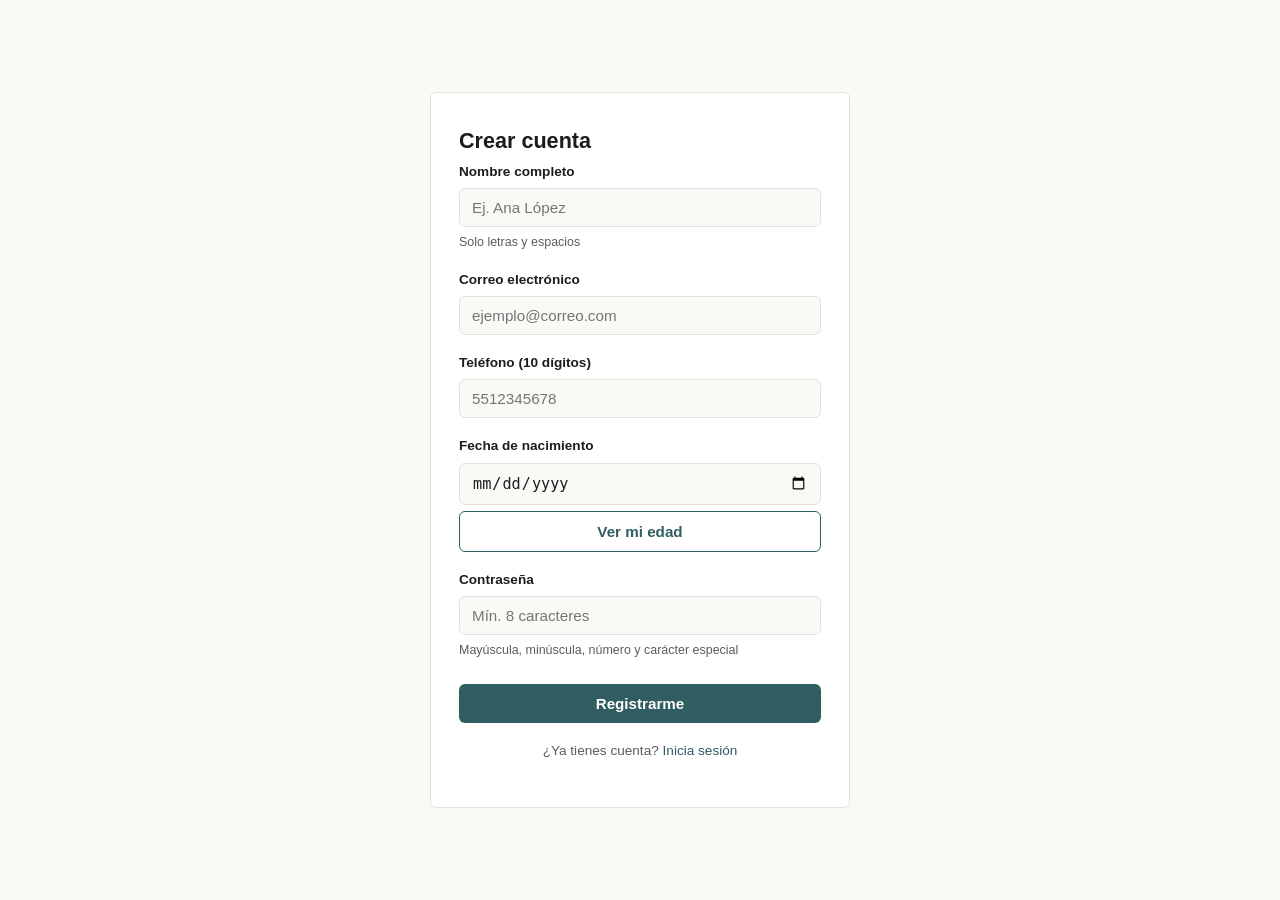
<file: index.html>
<!DOCTYPE html>
<html lang="es">
  <head>
    <meta charset="UTF-8" />
    <meta name="viewport" content="width=device-width, initial-scale=1.0" />
    <title>Formulario de registro</title>
    <link rel="stylesheet" href="css/styles.css" />
    <script src="js/utileria.js"></script>
  </head>
  <body>
    <div class="page">
      <div class="card">
        <h1>Crear cuenta</h1>

        <form id="formRegistro" novalidate>
          <div class="field">
            <label for="nombre">Nombre completo</label>
            <input type="text" id="nombre" placeholder="Ej. Ana López" />
            <div class="hint">Solo letras y espacios</div>
            <div class="msg" id="msgNombre"></div>
          </div>

          <div class="field">
            <label for="correo">Correo electrónico</label>
            <input type="text" id="correo" placeholder="ejemplo@correo.com" />
            <div class="msg" id="msgCorreo"></div>
          </div>

          <div class="field">
            <label for="telefono">Teléfono (10 dígitos)</label>
            <input type="text" id="telefono" placeholder="5512345678" />
            <div class="msg" id="msgTelefono"></div>
          </div>

          <div class="field">
            <label for="fechaNacimiento">Fecha de nacimiento</label>
            <input type="date" id="fechaNacimiento" />
            <button type="button" class="btn secondary" id="btnVerEdad">
              Ver mi edad
            </button>
            <div class="msg" id="msgFecha"></div>
          </div>

          <div class="field">
            <label for="password">Contraseña</label>
            <input type="password" id="password" placeholder="Mín. 8 caracteres" />
            <div class="hint">
              Mayúscula, minúscula, número y carácter especial
            </div>
            <div class="msg" id="msgPassword"></div>
          </div>

          <button type="submit" class="btn">Registrarme</button>

          <div class="form-summary" id="resumen"></div>
        </form>

        <p class="nav-links">¿Ya tienes cuenta? <a href="login.html">Inicia sesión</a></p>
      </div>
    </div>

    <div class="overlay" id="overlayEdad">
      <div class="modal">
        <h2>Tu edad calculada</h2>
        <div class="edad-numero" id="modalEdadNumero">--</div>
        <div class="edad-estado" id="modalEdadEstado">Selecciona una fecha</div>
        <button type="button" class="btn" id="btnCerrarModal">Cerrar</button>
      </div>
    </div>
    <script>
      const inputNombre = document.getElementById("nombre");
      const inputCorreo = document.getElementById("correo");
      const inputTelefono = document.getElementById("telefono");
      const inputFecha = document.getElementById("fechaNacimiento");
      const inputPassword = document.getElementById("password");

      function actualizarCampo(input, elementoMsg, esValido, textoError, textoOk) {
        elementoMsg.classList.remove("show", "error", "ok");
        input.classList.remove("is-valid", "is-invalid");

        if (input.value.trim() === "") {
          return; 
        }

        if (esValido) {
          input.classList.add("is-valid");
          if (textoOk) {
            elementoMsg.textContent = textoOk;
            elementoMsg.classList.add("show", "ok");
          }
        } else {
          input.classList.add("is-invalid");
          elementoMsg.textContent = textoError;
          elementoMsg.classList.add("show", "error");
        }
      }

      inputNombre.addEventListener("input", () => {
        const valido = soloLetras(inputNombre.value);
        actualizarCampo(
          inputNombre,
          document.getElementById("msgNombre"),
          valido,
          "Usa solo letras y espacios (sin números ni símbolos).",
          `Se guardará como: ${capitalizarPalabras(inputNombre.value)}`
        );
      });

      inputCorreo.addEventListener("input", () => {
        const valido = validarCorreo(inputCorreo.value);
        actualizarCampo(
          inputCorreo,
          document.getElementById("msgCorreo"),
          valido,
          "Escribe un correo con formato usuario@dominio.com",
          "Correo con formato válido."
        );
      });

      inputTelefono.addEventListener("input", () => {
        const valido = validarLongitud(inputTelefono.value, 10) &&
          inputTelefono.value.replace(/\D/g, "").length === 10;
        const formateado = formatearTelefono(inputTelefono.value);
        actualizarCampo(
          inputTelefono,
          document.getElementById("msgTelefono"),
          valido,
          "El teléfono debe tener exactamente 10 dígitos.",
          formateado ? `Se guardará como: ${formateado}` : ""
        );
      });

      inputPassword.addEventListener("input", () => {
        const valido = validarPassword(inputPassword.value);
        actualizarCampo(
          inputPassword,
          document.getElementById("msgPassword"),
          valido,
          "Falta mayúscula, minúscula, número o carácter especial (mín. 8).",
          "Contraseña segura."
        );
      });

      const overlayEdad = document.getElementById("overlayEdad");
      const modalEdadNumero = document.getElementById("modalEdadNumero");
      const modalEdadEstado = document.getElementById("modalEdadEstado");
      const msgFecha = document.getElementById("msgFecha");

      function calcularYMostrarEdad() {
        if (!inputFecha.value) {
          msgFecha.textContent = "Selecciona una fecha de nacimiento primero.";
          msgFecha.classList.add("show", "error");
          return;
        }
        msgFecha.classList.remove("show", "error");

        const edad = calcularEdad(inputFecha.value);
        const mayorDeEdad = esMayorDeEdad(inputFecha.value);

        modalEdadNumero.textContent = isNaN(edad) ? "--" : edad;
        modalEdadEstado.textContent = mayorDeEdad
          ? "Eres mayor de edad."
          : "Eres menor de edad.";

        overlayEdad.classList.add("show");
      }

      document.getElementById("btnVerEdad").addEventListener("click", calcularYMostrarEdad);
      document.getElementById("btnCerrarModal").addEventListener("click", () => {
        overlayEdad.classList.remove("show");
      });
      overlayEdad.addEventListener("click", (evento) => {
        if (evento.target === overlayEdad) overlayEdad.classList.remove("show");
      });

      document.getElementById("formRegistro").addEventListener("submit", (evento) => {
        evento.preventDefault();

        const nombreValido = soloLetras(inputNombre.value);
        const correoValido = validarCorreo(inputCorreo.value);
        const telefonoValido =
          validarLongitud(inputTelefono.value, 10) &&
          inputTelefono.value.replace(/\D/g, "").length === 10;
        const fechaValida = !isNaN(calcularEdad(inputFecha.value));
        const passwordValida = validarPassword(inputPassword.value);

        inputNombre.dispatchEvent(new Event("input"));
        inputCorreo.dispatchEvent(new Event("input"));
        inputTelefono.dispatchEvent(new Event("input"));
        inputPassword.dispatchEvent(new Event("input"));

        const resumen = document.getElementById("resumen");
        resumen.classList.remove("show", "ok", "error");

        if (nombreValido && correoValido && telefonoValido && fechaValida && passwordValida) {
          const edad = calcularEdad(inputFecha.value);
          resumen.textContent = `Todo listo, ${capitalizarPalabras(inputNombre.value)}. Edad registrada: ${edad} años.`;
          resumen.classList.add("show", "ok");
        } else {
          if (!fechaValida) {
            msgFecha.textContent = "Selecciona una fecha de nacimiento válida.";
            msgFecha.classList.add("show", "error");
          }
          resumen.textContent = "Revisa los campos marcados en rojo antes de continuar.";
          resumen.classList.add("show", "error");
        }
      });
    </script>
  </body>
</html>
</file>
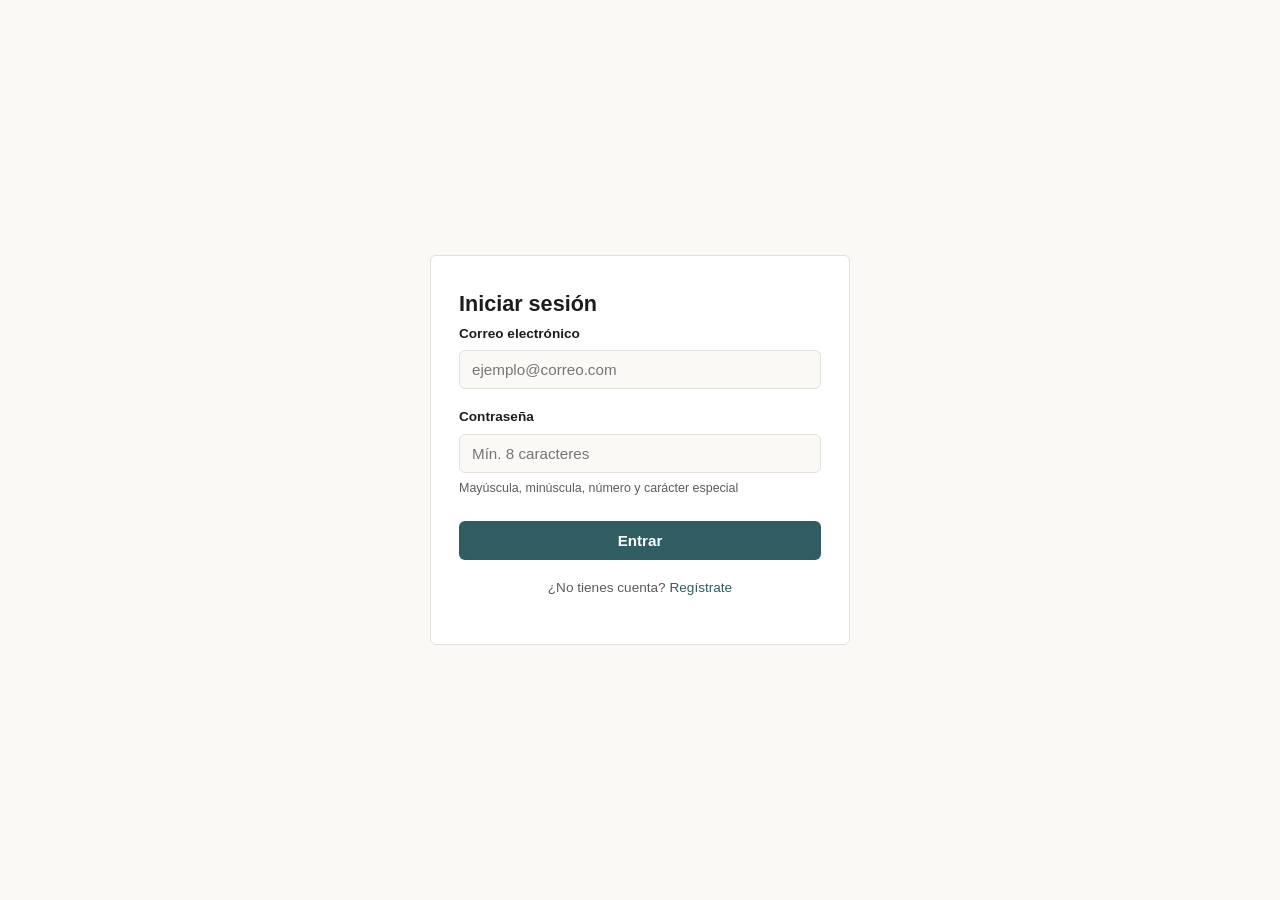
<file: login.html>
<!DOCTYPE html>
<html lang="es">
  <head>
    <meta charset="UTF-8" />
    <meta name="viewport" content="width=device-width, initial-scale=1.0" />
    <title>Iniciar sesión</title>
    <link rel="stylesheet" href="css/styles.css" />
    <script src="js/utileria.js"></script>
  </head>
  <body>
    <div class="page">
      <div class="card">
        <h1>Iniciar sesión</h1>

        <form id="formLogin" novalidate>
          <div class="field">
            <label for="correo">Correo electrónico</label>
            <input type="text" id="correo" placeholder="ejemplo@correo.com" />
            <div class="msg" id="msgCorreo"></div>
          </div>

          <div class="field">
            <label for="password">Contraseña</label>
            <input type="password" id="password" placeholder="Mín. 8 caracteres" />
            <div class="hint">
              Mayúscula, minúscula, número y carácter especial
            </div>
            <div class="msg" id="msgPassword"></div>
          </div>

          <button type="submit" class="btn">Entrar</button>

          <div class="form-summary" id="resumen"></div>
        </form>

        <p class="nav-links">¿No tienes cuenta? <a href="index.html">Regístrate</a></p>
      </div>
    </div>
    <script>
      const inputCorreo = document.getElementById("correo");
      const inputPassword = document.getElementById("password");
      const msgCorreo = document.getElementById("msgCorreo");
      const msgPassword = document.getElementById("msgPassword");
      const resumen = document.getElementById("resumen");
      const formLogin = document.getElementById("formLogin");

      function actualizarCampo(input, elementoMsg, esValido, textoError, textoOk) {
        elementoMsg.classList.remove("show", "error", "ok");
        input.classList.remove("is-valid", "is-invalid");

        if (input.value.trim() === "") return;

        if (esValido) {
          input.classList.add("is-valid");
          elementoMsg.textContent = textoOk;
          elementoMsg.classList.add("show", "ok");
        } else {
          input.classList.add("is-invalid");
          elementoMsg.textContent = textoError;
          elementoMsg.classList.add("show", "error");
        }
      }

      inputCorreo.addEventListener("input", () => {
        actualizarCampo(
          inputCorreo,
          msgCorreo,
          validarCorreo(inputCorreo.value),
          "Ese correo no tiene un formato válido.",
          "Correo con formato válido."
        );
      });

      inputPassword.addEventListener("input", () => {
        actualizarCampo(
          inputPassword,
          msgPassword,
          validarPassword(inputPassword.value),
          "Falta mayúscula, minúscula, número o carácter especial (mín. 8).",
          "Contraseña con formato válido."
        );
      });

      document.getElementById("formLogin").addEventListener("submit", (evento) => {
        evento.preventDefault();

        const correoValido = validarCorreo(inputCorreo.value);
        const passwordValida = validarPassword(inputPassword.value);

        inputCorreo.dispatchEvent(new Event("input"));
        inputPassword.dispatchEvent(new Event("input"));

        resumen.classList.remove("show", "ok", "error");

        if (correoValido && passwordValida) {
          resumen.textContent = "Datos correctos.";
          resumen.classList.add("show", "ok");
        } else {
          resumen.textContent = "Revise su correo y contraseña.";
          resumen.classList.add("show", "error");
        }
      });
    </script>
  </body>
</html>
</file>
<file: css/styles.css>
:root {
  --bg: #faf9f6;
  --surface: #ffffff;
  --ink: #1c1c1e;
  --ink-soft: #5c5c60;
  --line: #e3e1db;
  --accent: #2f5d62;
  --accent-soft: #e7eeed;
  --error: #a8402f;
  --error-soft: #fbeeec;
  --ok: #3f7d58;
  --ok-soft: #ecf5ef;
  --radius: 6px;
  font-size: 16px;
}

* {
  box-sizing: border-box;
}

body {
  margin: 0;
  padding: 0;
  background: var(--bg);
  color: var(--ink);
  font-family: -apple-system, "Segoe UI", Roboto, Helvetica, Arial, sans-serif;
  line-height: 1.5;
}

.page {
  min-height: 100vh;
  display: flex;
  align-items: center;
  justify-content: center;
  padding: 40px 20px;
}

.card {
  width: 100%;
  max-width: 420px;
  background: var(--surface);
  border: 1px solid var(--line);
  border-radius: var(--radius);
  padding: 32px 28px;
}

.card h1 {
  font-size: 1.35rem;
  margin: 0 0 4px;
}

.card p.subtitle {
  margin: 0 0 24px;
  color: var(--ink-soft);
  font-size: 0.9rem;
}

.nav-links {
  text-align: center;
  margin-top: 18px;
  font-size: 0.85rem;
  color: var(--ink-soft);
}

.nav-links a {
  color: var(--accent);
  text-decoration: none;
}

.nav-links a:hover {
  text-decoration: underline;
}

.field {
  margin-bottom: 18px;
}

.field label {
  display: block;
  font-size: 0.85rem;
  font-weight: 600;
  margin-bottom: 6px;
}

.field input {
  width: 100%;
  padding: 10px 12px;
  border: 1px solid var(--line);
  border-radius: var(--radius);
  font-size: 0.95rem;
  background: var(--bg);
  color: var(--ink);
}

.field input:focus {
  outline: 2px solid var(--accent);
  outline-offset: 1px;
  border-color: var(--accent);
}

.field input.is-invalid {
  border-color: var(--error);
}

.field input.is-valid {
  border-color: var(--ok);
}

.hint {
  margin-top: 6px;
  font-size: 0.78rem;
  color: var(--ink-soft);
}

.msg {
  margin-top: 6px;
  font-size: 0.8rem;
  border-radius: var(--radius);
  padding: 6px 10px;
  display: none;
}

.msg.show {
  display: block;
}

.msg.error {
  background: var(--error-soft);
  color: var(--error);
}

.msg.ok {
  background: var(--ok-soft);
  color: var(--ok);
}

.btn {
  width: 100%;
  padding: 11px 14px;
  border: none;
  border-radius: var(--radius);
  background: var(--accent);
  color: #fff;
  font-size: 0.95rem;
  font-weight: 600;
  cursor: pointer;
  margin-top: 6px;
}

.btn:hover {
  background: #274b4f;
}

.btn.secondary {
  background: transparent;
  color: var(--accent);
  border: 1px solid var(--accent);
}

.btn.secondary:hover {
  background: var(--accent-soft);
}

.form-summary {
  margin-top: 16px;
  padding: 10px 12px;
  border-radius: var(--radius);
  font-size: 0.82rem;
  display: none;
}

.form-summary.show {
  display: block;
}

/* Modal */
.overlay {
  position: fixed;
  inset: 0;
  background: rgba(28, 28, 30, 0.45);
  display: none;
  align-items: center;
  justify-content: center;
  padding: 20px;
  z-index: 10;
}

.overlay.show {
  display: flex;
}

.modal {
  width: 100%;
  max-width: 340px;
  background: var(--surface);
  border-radius: var(--radius);
  padding: 26px 24px;
  text-align: center;
}

.modal h2 {
  margin: 0 0 6px;
  font-size: 1.1rem;
}

.modal .edad-numero {
  font-size: 2.4rem;
  font-weight: 700;
  color: var(--accent);
  margin: 14px 0 4px;
}

.modal .edad-estado {
  font-size: 0.85rem;
  color: var(--ink-soft);
  margin-bottom: 18px;
}

.modal .btn {
  margin-top: 4px;
}
</file>
